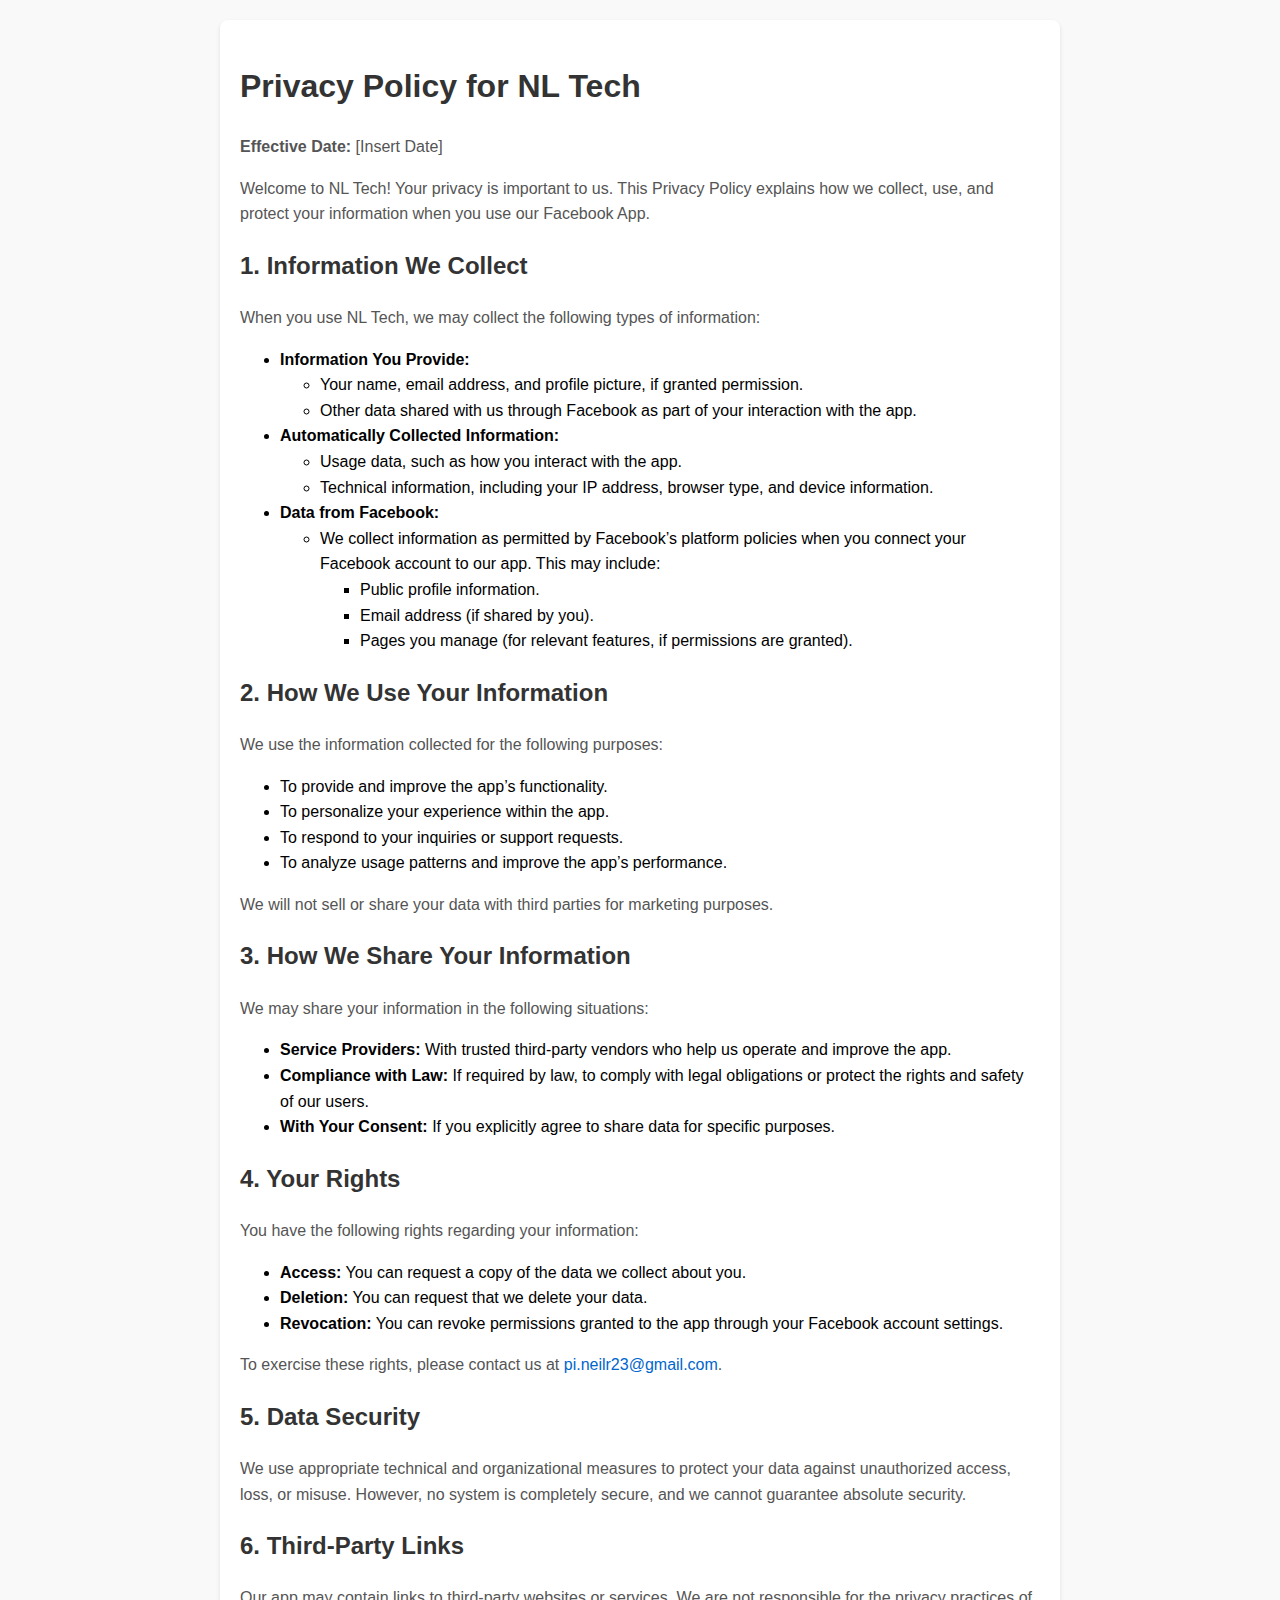
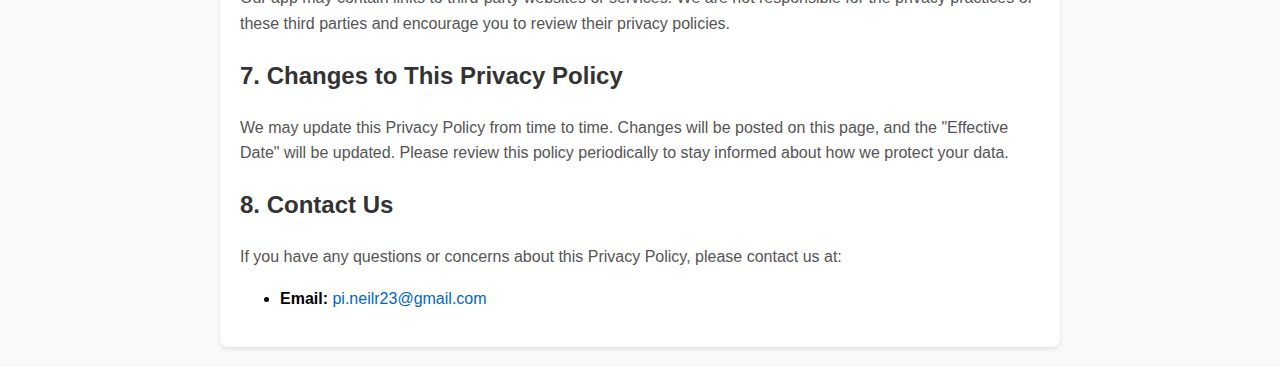
<file: privacy-policy.html>
<!DOCTYPE html>
<html lang="en">
<head>
    <meta charset="UTF-8">
    <meta name="viewport" content="width=device-width, initial-scale=1.0">
    <meta name="description" content="Privacy Policy for NL Tech">
    <title>Privacy Policy</title>
    <style>
        body {
            font-family: Arial, sans-serif;
            line-height: 1.6;
            margin: 0;
            padding: 20px;
            background-color: #f9f9f9;
        }
        h1, h2, h3 {
            color: #333;
        }
        p {
            color: #555;
        }
        a {
            color: #0066cc;
            text-decoration: none;
        }
        a:hover {
            text-decoration: underline;
        }
        .container {
            max-width: 800px;
            margin: 0 auto;
            background: #fff;
            padding: 20px;
            border-radius: 8px;
            box-shadow: 0 2px 4px rgba(0, 0, 0, 0.1);
        }
    </style>
</head>
<body>
    <div class="container">
        <h1>Privacy Policy for NL Tech</h1>
        <p><strong>Effective Date:</strong> [Insert Date]</p>

        <p>Welcome to NL Tech! Your privacy is important to us. This Privacy Policy explains how we collect, use, and protect your information when you use our Facebook App.</p>

        <h2>1. Information We Collect</h2>
        <p>When you use NL Tech, we may collect the following types of information:</p>
        <ul>
            <li><strong>Information You Provide:</strong>
                <ul>
                    <li>Your name, email address, and profile picture, if granted permission.</li>
                    <li>Other data shared with us through Facebook as part of your interaction with the app.</li>
                </ul>
            </li>
            <li><strong>Automatically Collected Information:</strong>
                <ul>
                    <li>Usage data, such as how you interact with the app.</li>
                    <li>Technical information, including your IP address, browser type, and device information.</li>
                </ul>
            </li>
            <li><strong>Data from Facebook:</strong>
                <ul>
                    <li>We collect information as permitted by Facebook’s platform policies when you connect your Facebook account to our app. This may include:
                        <ul>
                            <li>Public profile information.</li>
                            <li>Email address (if shared by you).</li>
                            <li>Pages you manage (for relevant features, if permissions are granted).</li>
                        </ul>
                    </li>
                </ul>
            </li>
        </ul>

        <h2>2. How We Use Your Information</h2>
        <p>We use the information collected for the following purposes:</p>
        <ul>
            <li>To provide and improve the app’s functionality.</li>
            <li>To personalize your experience within the app.</li>
            <li>To respond to your inquiries or support requests.</li>
            <li>To analyze usage patterns and improve the app’s performance.</li>
        </ul>
        <p>We will not sell or share your data with third parties for marketing purposes.</p>

        <h2>3. How We Share Your Information</h2>
        <p>We may share your information in the following situations:</p>
        <ul>
            <li><strong>Service Providers:</strong> With trusted third-party vendors who help us operate and improve the app.</li>
            <li><strong>Compliance with Law:</strong> If required by law, to comply with legal obligations or protect the rights and safety of our users.</li>
            <li><strong>With Your Consent:</strong> If you explicitly agree to share data for specific purposes.</li>
        </ul>

        <h2>4. Your Rights</h2>
        <p>You have the following rights regarding your information:</p>
        <ul>
            <li><strong>Access:</strong> You can request a copy of the data we collect about you.</li>
            <li><strong>Deletion:</strong> You can request that we delete your data.</li>
            <li><strong>Revocation:</strong> You can revoke permissions granted to the app through your Facebook account settings.</li>
        </ul>
        <p>To exercise these rights, please contact us at <a href="mailto:pi.neilr23@gmail.com">pi.neilr23@gmail.com</a>.</p>

        <h2>5. Data Security</h2>
        <p>We use appropriate technical and organizational measures to protect your data against unauthorized access, loss, or misuse. However, no system is completely secure, and we cannot guarantee absolute security.</p>

        <h2>6. Third-Party Links</h2>
        <p>Our app may contain links to third-party websites or services. We are not responsible for the privacy practices of these third parties and encourage you to review their privacy policies.</p>

        <h2>7. Changes to This Privacy Policy</h2>
        <p>We may update this Privacy Policy from time to time. Changes will be posted on this page, and the "Effective Date" will be updated. Please review this policy periodically to stay informed about how we protect your data.</p>

        <h2>8. Contact Us</h2>
        <p>If you have any questions or concerns about this Privacy Policy, please contact us at:</p>
        <ul>
            <li><strong>Email:</strong> <a href="mailto:pi.neilr23@gmail.com">pi.neilr23@gmail.com</a></li>
        </ul>
    </div>
</body>
</html>
</file>
